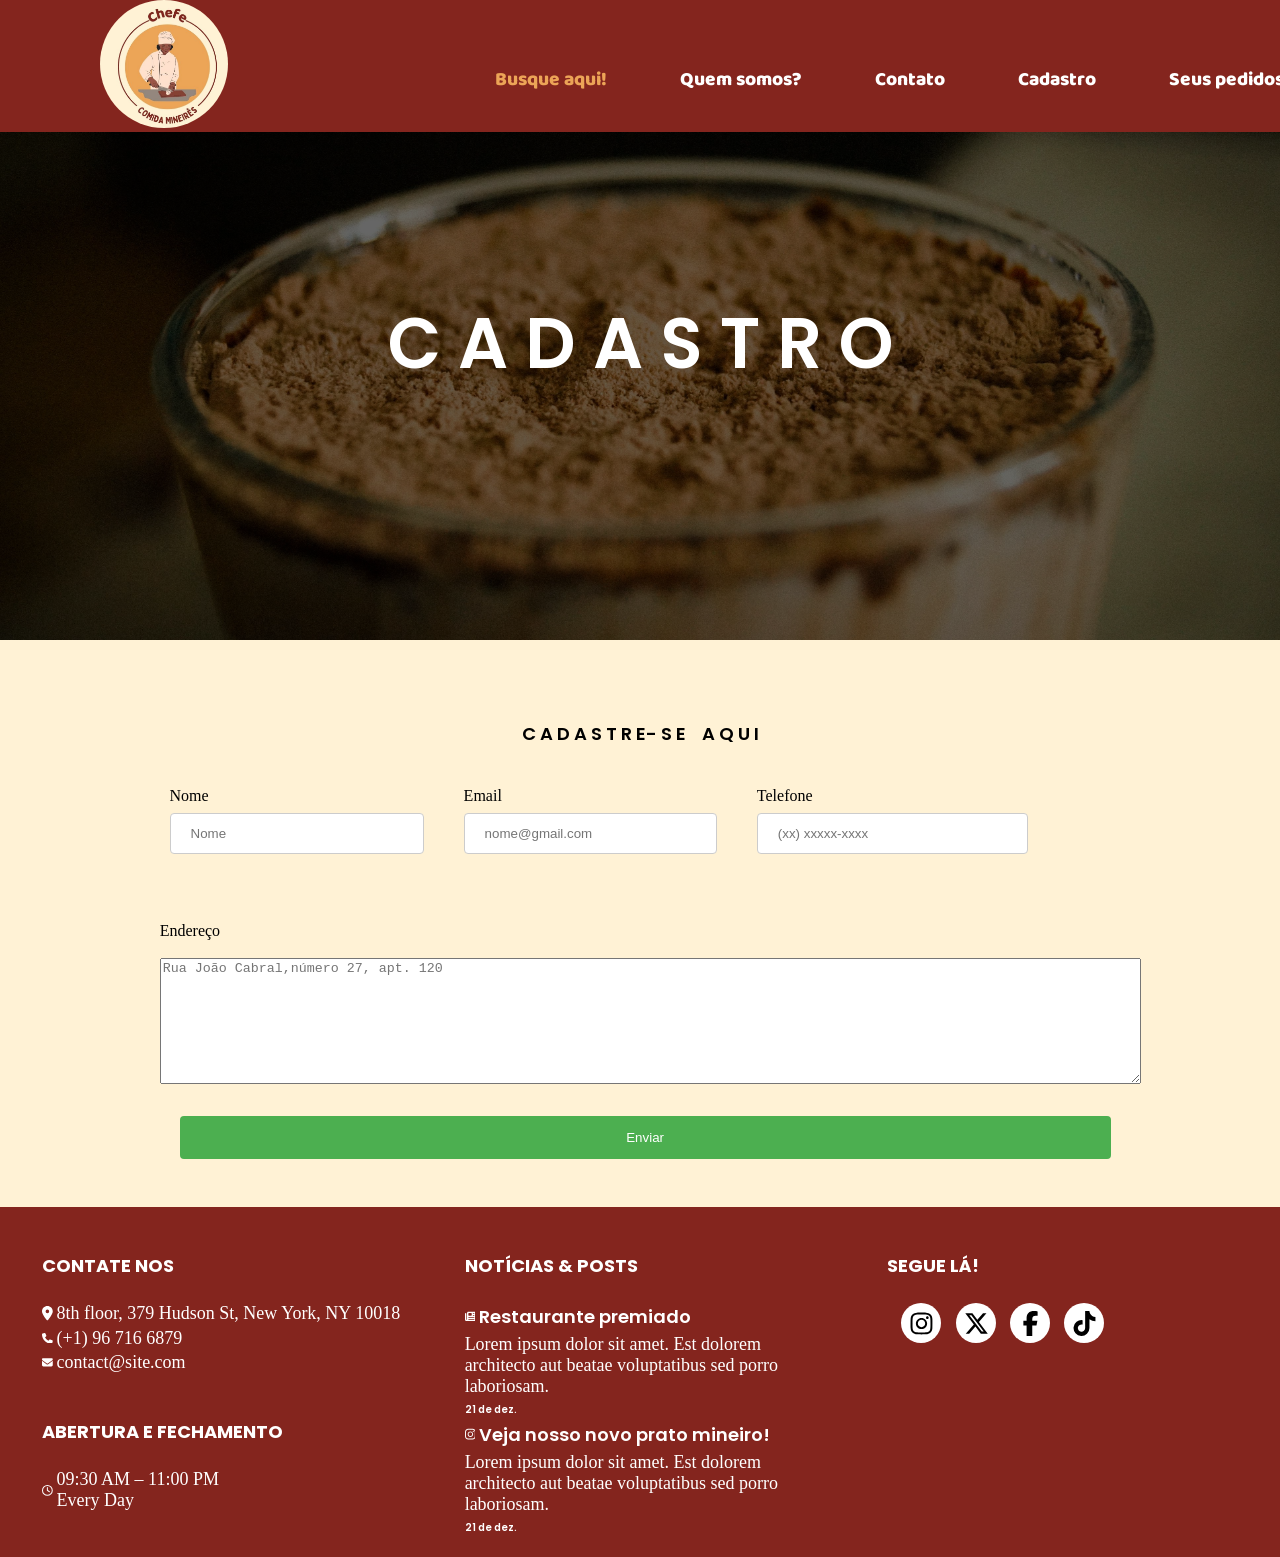
<file: minas/cadastro.html>
<!DOCTYPE html>
<html lang="en">

<head>
    <link rel="preconnect" href="https://fonts.googleapis.com">
    <link rel="preconnect" href="https://fonts.gstatic.com" crossorigin>
    <link href="https://fonts.googleapis.com/css2?family=Shadows+Into+Light&display=swap" rel="stylesheet">
    <link rel="preconnect" href="https://fonts.googleapis.com">
    <link rel="preconnect" href="https://fonts.gstatic.com" crossorigin>
    <link
        href="https://fonts.googleapis.com/css2?family=Courgette&family=Poppins:ital,wght@0,100;0,200;0,300;0,400;0,500;0,600;0,700;0,800;0,900;1,100;1,200;1,300;1,400;1,500;1,600;1,700;1,800;1,900&family=Shadows+Into+Light&display=swap"
        rel="stylesheet">
    <link rel="preconnect" href="https://fonts.googleapis.com">
    <link rel="preconnect" href="https://fonts.gstatic.com" crossorigin>
    <link
        href="https://fonts.googleapis.com/css2?family=Courgette&family=Poppins:ital,wght@0,100;0,200;0,300;0,400;0,500;0,600;0,700;0,800;0,900;1,100;1,200;1,300;1,400;1,500;1,600;1,700;1,800;1,900&display=swap"
        rel="stylesheet">

    <link rel="stylesheet" href="style.css">
    <link rel="preconnect" href="https://fonts.googleapis.com">
    <link rel="preconnect" href="https://fonts.gstatic.com" crossorigin>
    <link href="https://fonts.googleapis.com/css2?family=Courgette&display=swap" rel="stylesheet">
    <link rel="preconnect" href="https://fonts.googleapis.com">
    <link rel="preconnect" href="https://fonts.gstatic.com" crossorigin>
    <link href="https://fonts.googleapis.com/css2?family=Baloo+2:wght@400..800&display=swap" rel="stylesheet">
    <meta charset="UTF-8">
    <meta name="viewport" content="width=device-width, initial-scale=1.0">
    <title>Document</title>
</head>

<body>
    <div id="menu">
        <span> <a href="index.html"> <img id="logo" src="quadrinho.jpg" alt="logo"></a>
            <ul>

                <li><a id="amarelo" href="busca.html">Busque aqui!</a></li>

                <li><a id="branco" href="pessoas.html">Quem somos?</a></li>

                <li><a id="branco" href="contato.html">Contato</a></li>

                <li><a id="branco" href="cadastro.html">Cadastro</a></li>

                <li><a id="branco" href="pedidos.html">Seus pedidos</a></li>

            </ul>
        </span>
    </div>

    <div class="cadas_banner">
        <div id="cantina"> <br>
            <span id="nome">C A D A S T R O</span>
        </div>

    </div>
    <div id="espaco"></div>


    <div id="cont_cantina"> <br>
        <span id="cont_nome">C A D A S T R E- S E  &nbsp;&nbsp; A Q  U I  </span>
    </div>

    <div id="centro">
        <form action="/action_page.php">
            <div id="cont_junto">
                <div>
                    <label for="fname">Nome</label>
                    <input type="text" id="fname" name="firstname" placeholder="Nome"><br>
                </div>
                <div>
                    <label for="lname">Email</label>
                    <input type="text" id="lname" name="lastname" placeholder="nome@gmail.com"><br>
                </div>
                <div>
                    <label for="telefone">Telefone</label>
                    <input type="tel" id="telefone" class="input-padrao" required placeholder="(xx) xxxxx-xxxx"><br>
                </div>
            </div>
            <div style="margin-top:0; margin-left:1% ;">
                <label>Endereço</label><br><br>
                <textarea class="msg" cols="120" rows="8" required
                    placeholder="Rua João Cabral,número 27, apt. 120"></textarea><br>
                    <div id="envia"><input  type="submit" value="Enviar"></div>
                </div>
            

        </form>
    </div>
    <div id="container">
        <div id="tamanho">


            <div id="contato">
                <div id="espacamento"></div>
                <div id="contato1">
                    <h4>CONTATE NOS</h4>
                </div>
                <div id="mapa"><svg xmlns="http://www.w3.org/2000/svg"
                        viewBox="0 0 384 512"><!--!Font Awesome Free 6.6.0 by @fontawesome - https://fontawesome.com License - https://fontawesome.com/license/free Copyright 2024 Fonticons, Inc.-->
                        <path
                            d="M215.7 499.2C267 435 384 279.4 384 192C384 86 298 0 192 0S0 86 0 192c0 87.4 117 243 168.3 307.2c12.3 15.3 35.1 15.3 47.4 0zM192 128a64 64 0 1 1 0 128 64 64 0 1 1 0-128z" />
                    </svg>
                    8th floor, 379 Hudson St, New York, NY 10018
                </div>
                <div id="mapa"><svg xmlns="http://www.w3.org/2000/svg"
                        viewBox="0 0 512 512"><!--!Font Awesome Free 6.6.0 by @fontawesome - https://fontawesome.com License - https://fontawesome.com/license/free Copyright 2024 Fonticons, Inc.-->
                        <path
                            d="M164.9 24.6c-7.7-18.6-28-28.5-47.4-23.2l-88 24C12.1 30.2 0 46 0 64C0 311.4 200.6 512 448 512c18 0 33.8-12.1 38.6-29.5l24-88c5.3-19.4-4.6-39.7-23.2-47.4l-96-40c-16.3-6.8-35.2-2.1-46.3 11.6L304.7 368C234.3 334.7 177.3 277.7 144 207.3L193.3 167c13.7-11.2 18.4-30 11.6-46.3l-40-96z" />
                    </svg>
                    (+1) 96 716 6879
                </div>


                <div id="mapa"><svg xmlns="http://www.w3.org/2000/svg"
                        viewBox="0 0 512 512"><!--!Font Awesome Free 6.6.0 by @fontawesome - https://fontawesome.com License - https://fontawesome.com/license/free Copyright 2024 Fonticons, Inc.-->
                        <path
                            d="M48 64C21.5 64 0 85.5 0 112c0 15.1 7.1 29.3 19.2 38.4L236.8 313.6c11.4 8.5 27 8.5 38.4 0L492.8 150.4c12.1-9.1 19.2-23.3 19.2-38.4c0-26.5-21.5-48-48-48L48 64zM0 176L0 384c0 35.3 28.7 64 64 64l384 0c35.3 0 64-28.7 64-64l0-208L294.4 339.2c-22.8 17.1-54 17.1-76.8 0L0 176z" />
                    </svg>
                    contact@site.com
                </div>
            </div>
            <div id="contato">
                <div id="contato1">
                    <h4>ABERTURA E FECHAMENTO</h4>
                </div>
                <div id="mapa"><svg xmlns="http://www.w3.org/2000/svg"
                        viewBox="0 0 512 512"><!--!Font Awesome Free 6.6.0 by @fontawesome - https://fontawesome.com License - https://fontawesome.com/license/free Copyright 2024 Fonticons, Inc.-->
                        <path
                            d="M464 256A208 208 0 1 1 48 256a208 208 0 1 1 416 0zM0 256a256 256 0 1 0 512 0A256 256 0 1 0 0 256zM232 120l0 136c0 8 4 15.5 10.7 20l96 64c11 7.4 25.9 4.4 33.3-6.7s4.4-25.9-6.7-33.3L280 243.2 280 120c0-13.3-10.7-24-24-24s-24 10.7-24 24z" />
                    </svg>
                    09:30 AM – 11:00 PM <BR> Every Day
                </div>
            </div>


        </div>
        <div id="tamanho2">
            <div id="contato">
                <div id="espacamento"></div>
                <div id="contato1">
                    <h4>NOTÍCIAS & POSTS </h4>
                </div>
                <div id="mapa"><svg xmlns="http://www.w3.org/2000/svg"
                        viewBox="0 0 512 512"><!--!Font Awesome Free 6.6.0 by @fontawesome - https://fontawesome.com License - https://fontawesome.com/license/free Copyright 2024 Fonticons, Inc.-->
                        <path
                            d="M96 96c0-35.3 28.7-64 64-64l288 0c35.3 0 64 28.7 64 64l0 320c0 35.3-28.7 64-64 64L80 480c-44.2 0-80-35.8-80-80L0 128c0-17.7 14.3-32 32-32s32 14.3 32 32l0 272c0 8.8 7.2 16 16 16s16-7.2 16-16L96 96zm64 24l0 80c0 13.3 10.7 24 24 24l112 0c13.3 0 24-10.7 24-24l0-80c0-13.3-10.7-24-24-24L184 96c-13.3 0-24 10.7-24 24zm208-8c0 8.8 7.2 16 16 16l48 0c8.8 0 16-7.2 16-16s-7.2-16-16-16l-48 0c-8.8 0-16 7.2-16 16zm0 96c0 8.8 7.2 16 16 16l48 0c8.8 0 16-7.2 16-16s-7.2-16-16-16l-48 0c-8.8 0-16 7.2-16 16zM160 304c0 8.8 7.2 16 16 16l256 0c8.8 0 16-7.2 16-16s-7.2-16-16-16l-256 0c-8.8 0-16 7.2-16 16zm0 96c0 8.8 7.2 16 16 16l256 0c8.8 0 16-7.2 16-16s-7.2-16-16-16l-256 0c-8.8 0-16 7.2-16 16z" />
                    </svg>
                    <span id="margem">Restaurante premiado</span><br>


                </div>
                <div id="mapa">
                    <span>Lorem ipsum dolor sit amet. Est dolorem architecto aut beatae voluptatibus sed porro
                        laboriosam.<br>
                        <span id="data">21 de dez.</span>
                    </span><br>


                </div>



                <div id="mapa">
                    <svg xmlns="http://www.w3.org/2000/svg"
                        viewBox="0 0 448 512"><!--!Font Awesome Free 6.6.0 by @fontawesome - https://fontawesome.com License - https://fontawesome.com/license/free Copyright 2024 Fonticons, Inc.-->
                        <path
                            d="M224.1 141c-63.6 0-114.9 51.3-114.9 114.9s51.3 114.9 114.9 114.9S339 319.5 339 255.9 287.7 141 224.1 141zm0 189.6c-41.1 0-74.7-33.5-74.7-74.7s33.5-74.7 74.7-74.7 74.7 33.5 74.7 74.7-33.6 74.7-74.7 74.7zm146.4-194.3c0 14.9-12 26.8-26.8 26.8-14.9 0-26.8-12-26.8-26.8s12-26.8 26.8-26.8 26.8 12 26.8 26.8zm76.1 27.2c-1.7-35.9-9.9-67.7-36.2-93.9-26.2-26.2-58-34.4-93.9-36.2-37-2.1-147.9-2.1-184.9 0-35.8 1.7-67.6 9.9-93.9 36.1s-34.4 58-36.2 93.9c-2.1 37-2.1 147.9 0 184.9 1.7 35.9 9.9 67.7 36.2 93.9s58 34.4 93.9 36.2c37 2.1 147.9 2.1 184.9 0 35.9-1.7 67.7-9.9 93.9-36.2 26.2-26.2 34.4-58 36.2-93.9 2.1-37 2.1-147.8 0-184.8zM398.8 388c-7.8 19.6-22.9 34.7-42.6 42.6-29.5 11.7-99.5 9-132.1 9s-102.7 2.6-132.1-9c-19.6-7.8-34.7-22.9-42.6-42.6-11.7-29.5-9-99.5-9-132.1s-2.6-102.7 9-132.1c7.8-19.6 22.9-34.7 42.6-42.6 29.5-11.7 99.5-9 132.1-9s102.7-2.6 132.1 9c19.6 7.8 34.7 22.9 42.6 42.6 11.7 29.5 9 99.5 9 132.1s2.7 102.7-9 132.1z" />
                    </svg>

                    <span id="margem">Veja nosso novo prato mineiro!</span><br>
                </div>
                <div id="mapa">
                    <span>Lorem ipsum dolor sit amet. Est dolorem architecto aut beatae voluptatibus sed porro
                        laboriosam.<br>
                        <span id="data">21 de dez.</span>
                    </span><br>


                </div>

            </div>


        </div>
        <div id="tamanho3">
            <div id="contato">
                <div id="espacamento"></div>
                <div id="contato1">
                    <h4>SEGUE LÁ! </h4>
                </div>
                <div id="botoes">
                    <div class="pai">
                        <div class="filho"><svg xmlns="http://www.w3.org/2000/svg"
                                viewBox="0 0 448 512"><!--!Font Awesome Free 6.6.0 by @fontawesome - https://fontawesome.com License - https://fontawesome.com/license/free Copyright 2024 Fonticons, Inc.-->
                                <path
                                    d="M224.1 141c-63.6 0-114.9 51.3-114.9 114.9s51.3 114.9 114.9 114.9S339 319.5 339 255.9 287.7 141 224.1 141zm0 189.6c-41.1 0-74.7-33.5-74.7-74.7s33.5-74.7 74.7-74.7 74.7 33.5 74.7 74.7-33.6 74.7-74.7 74.7zm146.4-194.3c0 14.9-12 26.8-26.8 26.8-14.9 0-26.8-12-26.8-26.8s12-26.8 26.8-26.8 26.8 12 26.8 26.8zm76.1 27.2c-1.7-35.9-9.9-67.7-36.2-93.9-26.2-26.2-58-34.4-93.9-36.2-37-2.1-147.9-2.1-184.9 0-35.8 1.7-67.6 9.9-93.9 36.1s-34.4 58-36.2 93.9c-2.1 37-2.1 147.9 0 184.9 1.7 35.9 9.9 67.7 36.2 93.9s58 34.4 93.9 36.2c37 2.1 147.9 2.1 184.9 0 35.9-1.7 67.7-9.9 93.9-36.2 26.2-26.2 34.4-58 36.2-93.9 2.1-37 2.1-147.8 0-184.8zM398.8 388c-7.8 19.6-22.9 34.7-42.6 42.6-29.5 11.7-99.5 9-132.1 9s-102.7 2.6-132.1-9c-19.6-7.8-34.7-22.9-42.6-42.6-11.7-29.5-9-99.5-9-132.1s-2.6-102.7 9-132.1c7.8-19.6 22.9-34.7 42.6-42.6 29.5-11.7 99.5-9 132.1-9s102.7-2.6 132.1 9c19.6 7.8 34.7 22.9 42.6 42.6 11.7 29.5 9 99.5 9 132.1s2.7 102.7-9 132.1z" />
                            </svg></div>
                    </div>
                    <div class="pai">
                        <div class="filho"><svg xmlns="http://www.w3.org/2000/svg"
                                viewBox="0 0 512 512"><!--!Font Awesome Free 6.6.0 by @fontawesome - https://fontawesome.com License - https://fontawesome.com/license/free Copyright 2024 Fonticons, Inc.-->
                                <path
                                    d="M389.2 48h70.6L305.6 224.2 487 464H345L233.7 318.6 106.5 464H35.8L200.7 275.5 26.8 48H172.4L272.9 180.9 389.2 48zM364.4 421.8h39.1L151.1 88h-42L364.4 421.8z" />
                            </svg></div>
                    </div>
                    <div class="pai">
                        <div class="filho"><svg xmlns="http://www.w3.org/2000/svg"
                                viewBox="0 0 320 512"><!--!Font Awesome Free 6.6.0 by @fontawesome - https://fontawesome.com License - https://fontawesome.com/license/free Copyright 2024 Fonticons, Inc.-->
                                <path
                                    d="M80 299.3V512H196V299.3h86.5l18-97.8H196V166.9c0-51.7 20.3-71.5 72.7-71.5c16.3 0 29.4 .4 37 1.2V7.9C291.4 4 256.4 0 236.2 0C129.3 0 80 50.5 80 159.4v42.1H14v97.8H80z" />
                            </svg></div>
                    </div>
                    <div class="pai">
                        <div class="filho"><svg xmlns="http://www.w3.org/2000/svg"
                                viewBox="0 0 448 512"><!--!Font Awesome Free 6.6.0 by @fontawesome - https://fontawesome.com License - https://fontawesome.com/license/free Copyright 2024 Fonticons, Inc.-->
                                <path
                                    d="M448 209.9a210.1 210.1 0 0 1 -122.8-39.3V349.4A162.6 162.6 0 1 1 185 188.3V278.2a74.6 74.6 0 1 0 52.2 71.2V0l88 0a121.2 121.2 0 0 0 1.9 22.2h0A122.2 122.2 0 0 0 381 102.4a121.4 121.4 0 0 0 67 20.1z" />
                            </svg></div>
                    </div>
                </div>


            </div>
        </div>
    </div>
    </div>



</body>

</html>
</file>
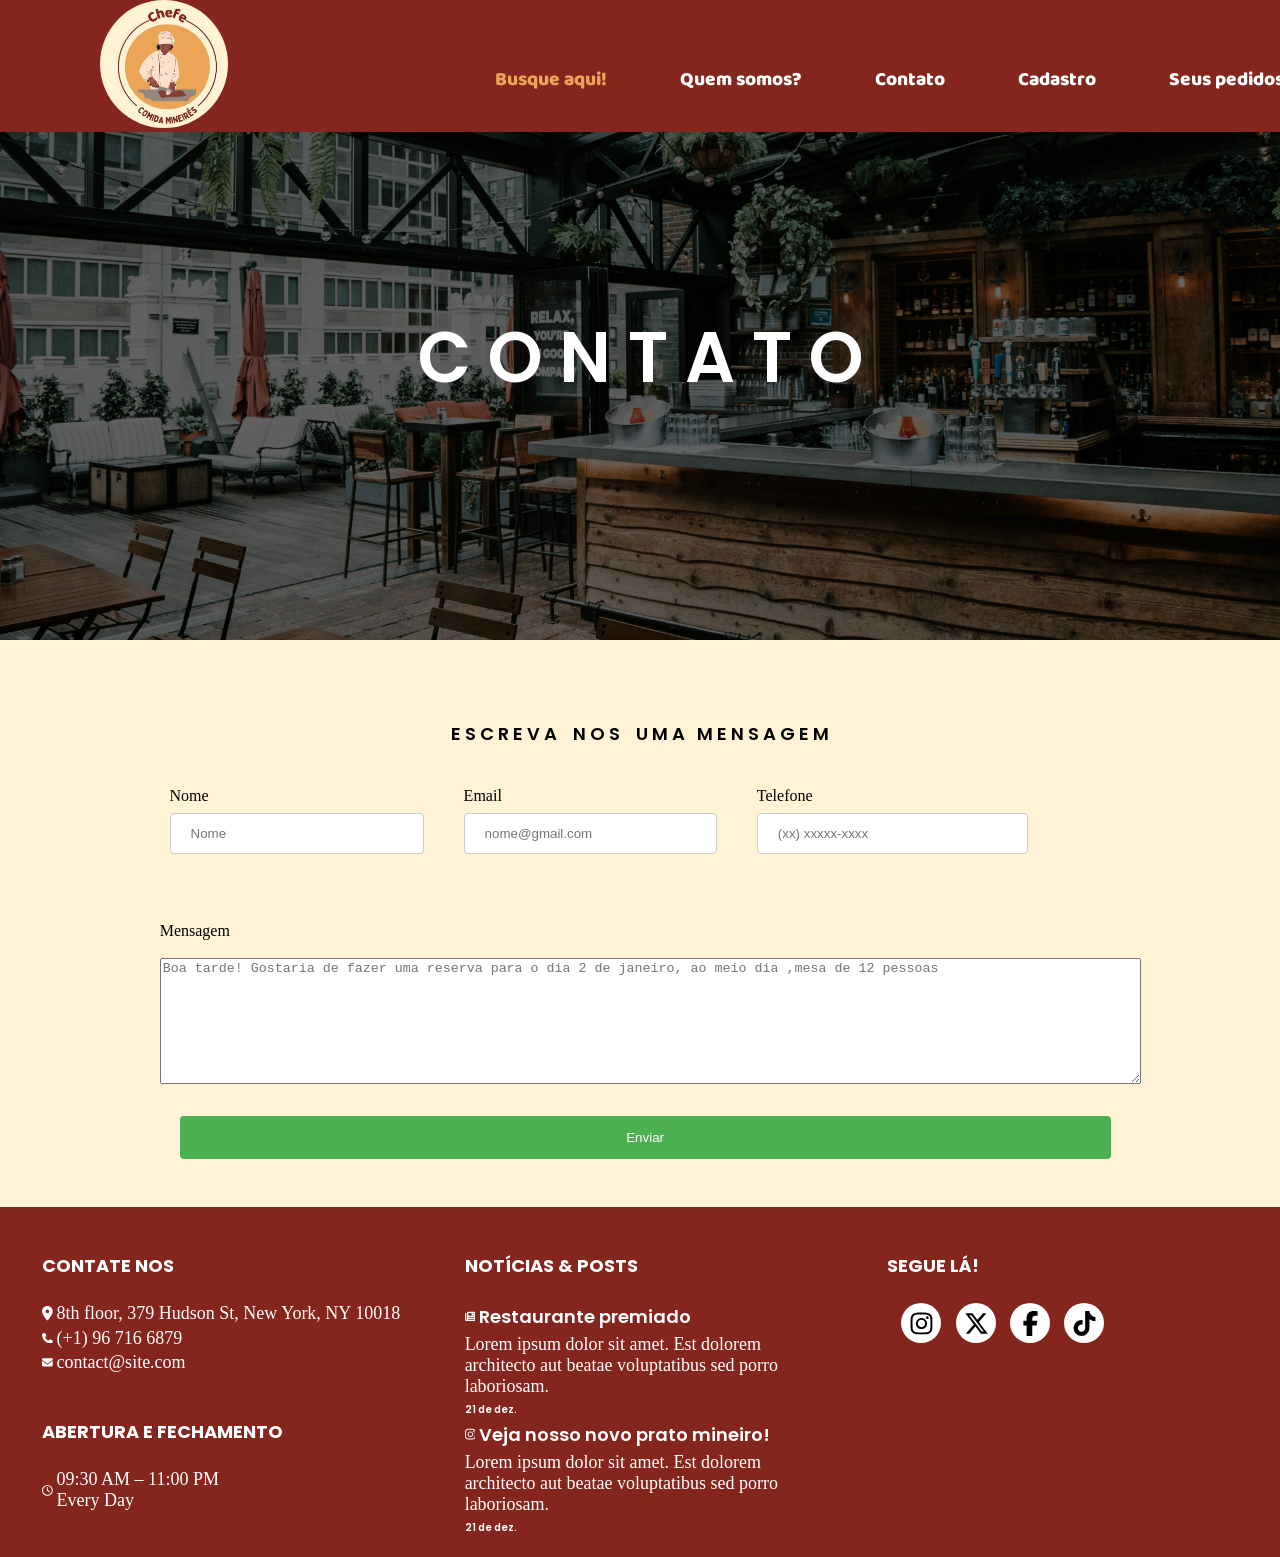
<file: minas/contato.html>
<!DOCTYPE html>
<html lang="en">


<head>
    <link rel="preconnect" href="https://fonts.googleapis.com">
    <link rel="preconnect" href="https://fonts.gstatic.com" crossorigin>
    <link href="https://fonts.googleapis.com/css2?family=Shadows+Into+Light&display=swap" rel="stylesheet">
    <link rel="preconnect" href="https://fonts.googleapis.com">
    <link rel="preconnect" href="https://fonts.gstatic.com" crossorigin>
    <link
        href="https://fonts.googleapis.com/css2?family=Courgette&family=Poppins:ital,wght@0,100;0,200;0,300;0,400;0,500;0,600;0,700;0,800;0,900;1,100;1,200;1,300;1,400;1,500;1,600;1,700;1,800;1,900&family=Shadows+Into+Light&display=swap"
        rel="stylesheet">
    <link rel="preconnect" href="https://fonts.googleapis.com">
    <link rel="preconnect" href="https://fonts.gstatic.com" crossorigin>
    <link
        href="https://fonts.googleapis.com/css2?family=Courgette&family=Poppins:ital,wght@0,100;0,200;0,300;0,400;0,500;0,600;0,700;0,800;0,900;1,100;1,200;1,300;1,400;1,500;1,600;1,700;1,800;1,900&display=swap"
        rel="stylesheet">


    <link rel="stylesheet" href="style.css">
    <link rel="preconnect" href="https://fonts.googleapis.com">
    <link rel="preconnect" href="https://fonts.gstatic.com" crossorigin>
    <link href="https://fonts.googleapis.com/css2?family=Courgette&display=swap" rel="stylesheet">
    <link rel="preconnect" href="https://fonts.googleapis.com">
    <link rel="preconnect" href="https://fonts.gstatic.com" crossorigin>
    <link href="https://fonts.googleapis.com/css2?family=Baloo+2:wght@400..800&display=swap" rel="stylesheet">
    <meta charset="UTF-8">
    <meta name="viewport" content="width=device-width, initial-scale=1.0">
    <title>Document</title>
</head>

<body>
    <div id="menu">
        <span> <a href="index.html"> <img id="logo" src="quadrinho.jpg" alt="logo"></a>
            <ul>

                <li><a id="amarelo" href="busca.html">Busque aqui!</a></li>

                <li><a id="branco" href="pessoas.html">Quem somos?</a></li>

                <li><a id="branco" href="contato.html">Contato</a></li>

                <li><a id="branco" href="cadastro.html">Cadastro</a></li>

                <li><a id="branco" href="pedidos.html">Seus pedidos</a></li>

            </ul>
        </span>
    </div>

    <div class="cont_banner">
        <div id="cantina"><span id="vindo"> </span> <br>
            <span id="nome">C O N T A T O</span>
        </div>

    </div>
    <div id="espaco"></div>

    <div id="cont_cantina"> <br>
        <span id="cont_nome">E S C R E V A   &nbsp;&nbsp; N O S &nbsp;&nbsp; U M A &nbsp;&nbsp;M E N S A G E M  </span>
    </div>

    <div id="centro">
        <form action="/action_page.php">
            <div id="cont_junto">
                <div>
                    <label for="fname">Nome</label>
                    <input type="text" id="fname" name="firstname" placeholder="Nome"><br>
                </div>
                <div>
                    <label for="lname">Email</label>
                    <input type="text" id="lname" name="lastname" placeholder="nome@gmail.com"><br>
                </div>
                <div>
                    <label for="telefone">Telefone</label>
                    <input type="tel" id="telefone" class="input-padrao" required placeholder="(xx) xxxxx-xxxx"><br>
                </div>
            </div>
            <div style="margin-top:0; margin-left:1% ;">
                <label>Mensagem</label><br><br>
                <textarea class="msg" cols="120" rows="8" required
                    placeholder="Boa tarde! Gostaria de fazer uma reserva para o dia 2 de janeiro, ao meio dia ,mesa de 12 pessoas"></textarea><br>
                    <div id="envia"><input type="submit" value="Enviar"></div>
                </div>
            

        </form>
    </div>
    <div id="container">
        <div id="tamanho">


            <div id="contato">
                <div id="espacamento"></div>
                <div id="contato1">
                    <h4>CONTATE NOS</h4>
                </div>
                <div id="mapa"><svg xmlns="http://www.w3.org/2000/svg"
                        viewBox="0 0 384 512"><!--!Font Awesome Free 6.6.0 by @fontawesome - https://fontawesome.com License - https://fontawesome.com/license/free Copyright 2024 Fonticons, Inc.-->
                        <path
                            d="M215.7 499.2C267 435 384 279.4 384 192C384 86 298 0 192 0S0 86 0 192c0 87.4 117 243 168.3 307.2c12.3 15.3 35.1 15.3 47.4 0zM192 128a64 64 0 1 1 0 128 64 64 0 1 1 0-128z" />
                    </svg>
                    8th floor, 379 Hudson St, New York, NY 10018
                </div>
                <div id="mapa"><svg xmlns="http://www.w3.org/2000/svg"
                        viewBox="0 0 512 512"><!--!Font Awesome Free 6.6.0 by @fontawesome - https://fontawesome.com License - https://fontawesome.com/license/free Copyright 2024 Fonticons, Inc.-->
                        <path
                            d="M164.9 24.6c-7.7-18.6-28-28.5-47.4-23.2l-88 24C12.1 30.2 0 46 0 64C0 311.4 200.6 512 448 512c18 0 33.8-12.1 38.6-29.5l24-88c5.3-19.4-4.6-39.7-23.2-47.4l-96-40c-16.3-6.8-35.2-2.1-46.3 11.6L304.7 368C234.3 334.7 177.3 277.7 144 207.3L193.3 167c13.7-11.2 18.4-30 11.6-46.3l-40-96z" />
                    </svg>
                    (+1) 96 716 6879
                </div>


                <div id="mapa"><svg xmlns="http://www.w3.org/2000/svg"
                        viewBox="0 0 512 512"><!--!Font Awesome Free 6.6.0 by @fontawesome - https://fontawesome.com License - https://fontawesome.com/license/free Copyright 2024 Fonticons, Inc.-->
                        <path
                            d="M48 64C21.5 64 0 85.5 0 112c0 15.1 7.1 29.3 19.2 38.4L236.8 313.6c11.4 8.5 27 8.5 38.4 0L492.8 150.4c12.1-9.1 19.2-23.3 19.2-38.4c0-26.5-21.5-48-48-48L48 64zM0 176L0 384c0 35.3 28.7 64 64 64l384 0c35.3 0 64-28.7 64-64l0-208L294.4 339.2c-22.8 17.1-54 17.1-76.8 0L0 176z" />
                    </svg>
                    contact@site.com
                </div>
            </div>
            <div id="contato">
                <div id="contato1">
                    <h4>ABERTURA E FECHAMENTO</h4>
                </div>
                <div id="mapa"><svg xmlns="http://www.w3.org/2000/svg"
                        viewBox="0 0 512 512"><!--!Font Awesome Free 6.6.0 by @fontawesome - https://fontawesome.com License - https://fontawesome.com/license/free Copyright 2024 Fonticons, Inc.-->
                        <path
                            d="M464 256A208 208 0 1 1 48 256a208 208 0 1 1 416 0zM0 256a256 256 0 1 0 512 0A256 256 0 1 0 0 256zM232 120l0 136c0 8 4 15.5 10.7 20l96 64c11 7.4 25.9 4.4 33.3-6.7s4.4-25.9-6.7-33.3L280 243.2 280 120c0-13.3-10.7-24-24-24s-24 10.7-24 24z" />
                    </svg>
                    09:30 AM – 11:00 PM <BR> Every Day
                </div>
            </div>


        </div>
        <div id="tamanho2">
            <div id="contato">
                <div id="espacamento"></div>
                <div id="contato1">
                    <h4>NOTÍCIAS & POSTS </h4>
                </div>
                <div id="mapa"><svg xmlns="http://www.w3.org/2000/svg"
                        viewBox="0 0 512 512"><!--!Font Awesome Free 6.6.0 by @fontawesome - https://fontawesome.com License - https://fontawesome.com/license/free Copyright 2024 Fonticons, Inc.-->
                        <path
                            d="M96 96c0-35.3 28.7-64 64-64l288 0c35.3 0 64 28.7 64 64l0 320c0 35.3-28.7 64-64 64L80 480c-44.2 0-80-35.8-80-80L0 128c0-17.7 14.3-32 32-32s32 14.3 32 32l0 272c0 8.8 7.2 16 16 16s16-7.2 16-16L96 96zm64 24l0 80c0 13.3 10.7 24 24 24l112 0c13.3 0 24-10.7 24-24l0-80c0-13.3-10.7-24-24-24L184 96c-13.3 0-24 10.7-24 24zm208-8c0 8.8 7.2 16 16 16l48 0c8.8 0 16-7.2 16-16s-7.2-16-16-16l-48 0c-8.8 0-16 7.2-16 16zm0 96c0 8.8 7.2 16 16 16l48 0c8.8 0 16-7.2 16-16s-7.2-16-16-16l-48 0c-8.8 0-16 7.2-16 16zM160 304c0 8.8 7.2 16 16 16l256 0c8.8 0 16-7.2 16-16s-7.2-16-16-16l-256 0c-8.8 0-16 7.2-16 16zm0 96c0 8.8 7.2 16 16 16l256 0c8.8 0 16-7.2 16-16s-7.2-16-16-16l-256 0c-8.8 0-16 7.2-16 16z" />
                    </svg>
                    <span id="margem">Restaurante premiado</span><br>


                </div>
                <div id="mapa">
                    <span>Lorem ipsum dolor sit amet. Est dolorem architecto aut beatae voluptatibus sed porro
                        laboriosam.<br>
                        <span id="data">21 de dez.</span>
                    </span><br>


                </div>



                <div id="mapa">
                    <svg xmlns="http://www.w3.org/2000/svg"
                        viewBox="0 0 448 512"><!--!Font Awesome Free 6.6.0 by @fontawesome - https://fontawesome.com License - https://fontawesome.com/license/free Copyright 2024 Fonticons, Inc.-->
                        <path
                            d="M224.1 141c-63.6 0-114.9 51.3-114.9 114.9s51.3 114.9 114.9 114.9S339 319.5 339 255.9 287.7 141 224.1 141zm0 189.6c-41.1 0-74.7-33.5-74.7-74.7s33.5-74.7 74.7-74.7 74.7 33.5 74.7 74.7-33.6 74.7-74.7 74.7zm146.4-194.3c0 14.9-12 26.8-26.8 26.8-14.9 0-26.8-12-26.8-26.8s12-26.8 26.8-26.8 26.8 12 26.8 26.8zm76.1 27.2c-1.7-35.9-9.9-67.7-36.2-93.9-26.2-26.2-58-34.4-93.9-36.2-37-2.1-147.9-2.1-184.9 0-35.8 1.7-67.6 9.9-93.9 36.1s-34.4 58-36.2 93.9c-2.1 37-2.1 147.9 0 184.9 1.7 35.9 9.9 67.7 36.2 93.9s58 34.4 93.9 36.2c37 2.1 147.9 2.1 184.9 0 35.9-1.7 67.7-9.9 93.9-36.2 26.2-26.2 34.4-58 36.2-93.9 2.1-37 2.1-147.8 0-184.8zM398.8 388c-7.8 19.6-22.9 34.7-42.6 42.6-29.5 11.7-99.5 9-132.1 9s-102.7 2.6-132.1-9c-19.6-7.8-34.7-22.9-42.6-42.6-11.7-29.5-9-99.5-9-132.1s-2.6-102.7 9-132.1c7.8-19.6 22.9-34.7 42.6-42.6 29.5-11.7 99.5-9 132.1-9s102.7-2.6 132.1 9c19.6 7.8 34.7 22.9 42.6 42.6 11.7 29.5 9 99.5 9 132.1s2.7 102.7-9 132.1z" />
                    </svg>

                    <span id="margem">Veja nosso novo prato mineiro!</span><br>
                </div>
                <div id="mapa">
                    <span>Lorem ipsum dolor sit amet. Est dolorem architecto aut beatae voluptatibus sed porro
                        laboriosam.<br>
                        <span id="data">21 de dez.</span>
                    </span><br>


                </div>

            </div>


        </div>
        <div id="tamanho3">
            <div id="contato">
                <div id="espacamento"></div>
                <div id="contato1">
                    <h4>SEGUE LÁ! </h4>
                </div>
                <div id="botoes">
                    <div class="pai">
                        <div class="filho"><svg xmlns="http://www.w3.org/2000/svg"
                                viewBox="0 0 448 512"><!--!Font Awesome Free 6.6.0 by @fontawesome - https://fontawesome.com License - https://fontawesome.com/license/free Copyright 2024 Fonticons, Inc.-->
                                <path
                                    d="M224.1 141c-63.6 0-114.9 51.3-114.9 114.9s51.3 114.9 114.9 114.9S339 319.5 339 255.9 287.7 141 224.1 141zm0 189.6c-41.1 0-74.7-33.5-74.7-74.7s33.5-74.7 74.7-74.7 74.7 33.5 74.7 74.7-33.6 74.7-74.7 74.7zm146.4-194.3c0 14.9-12 26.8-26.8 26.8-14.9 0-26.8-12-26.8-26.8s12-26.8 26.8-26.8 26.8 12 26.8 26.8zm76.1 27.2c-1.7-35.9-9.9-67.7-36.2-93.9-26.2-26.2-58-34.4-93.9-36.2-37-2.1-147.9-2.1-184.9 0-35.8 1.7-67.6 9.9-93.9 36.1s-34.4 58-36.2 93.9c-2.1 37-2.1 147.9 0 184.9 1.7 35.9 9.9 67.7 36.2 93.9s58 34.4 93.9 36.2c37 2.1 147.9 2.1 184.9 0 35.9-1.7 67.7-9.9 93.9-36.2 26.2-26.2 34.4-58 36.2-93.9 2.1-37 2.1-147.8 0-184.8zM398.8 388c-7.8 19.6-22.9 34.7-42.6 42.6-29.5 11.7-99.5 9-132.1 9s-102.7 2.6-132.1-9c-19.6-7.8-34.7-22.9-42.6-42.6-11.7-29.5-9-99.5-9-132.1s-2.6-102.7 9-132.1c7.8-19.6 22.9-34.7 42.6-42.6 29.5-11.7 99.5-9 132.1-9s102.7-2.6 132.1 9c19.6 7.8 34.7 22.9 42.6 42.6 11.7 29.5 9 99.5 9 132.1s2.7 102.7-9 132.1z" />
                            </svg></div>
                    </div>
                    <div class="pai">
                        <div class="filho"><svg xmlns="http://www.w3.org/2000/svg"
                                viewBox="0 0 512 512"><!--!Font Awesome Free 6.6.0 by @fontawesome - https://fontawesome.com License - https://fontawesome.com/license/free Copyright 2024 Fonticons, Inc.-->
                                <path
                                    d="M389.2 48h70.6L305.6 224.2 487 464H345L233.7 318.6 106.5 464H35.8L200.7 275.5 26.8 48H172.4L272.9 180.9 389.2 48zM364.4 421.8h39.1L151.1 88h-42L364.4 421.8z" />
                            </svg></div>
                    </div>
                    <div class="pai">
                        <div class="filho"><svg xmlns="http://www.w3.org/2000/svg"
                                viewBox="0 0 320 512"><!--!Font Awesome Free 6.6.0 by @fontawesome - https://fontawesome.com License - https://fontawesome.com/license/free Copyright 2024 Fonticons, Inc.-->
                                <path
                                    d="M80 299.3V512H196V299.3h86.5l18-97.8H196V166.9c0-51.7 20.3-71.5 72.7-71.5c16.3 0 29.4 .4 37 1.2V7.9C291.4 4 256.4 0 236.2 0C129.3 0 80 50.5 80 159.4v42.1H14v97.8H80z" />
                            </svg></div>
                    </div>
                    <div class="pai">
                        <div class="filho"><svg xmlns="http://www.w3.org/2000/svg"
                                viewBox="0 0 448 512"><!--!Font Awesome Free 6.6.0 by @fontawesome - https://fontawesome.com License - https://fontawesome.com/license/free Copyright 2024 Fonticons, Inc.-->
                                <path
                                    d="M448 209.9a210.1 210.1 0 0 1 -122.8-39.3V349.4A162.6 162.6 0 1 1 185 188.3V278.2a74.6 74.6 0 1 0 52.2 71.2V0l88 0a121.2 121.2 0 0 0 1.9 22.2h0A122.2 122.2 0 0 0 381 102.4a121.4 121.4 0 0 0 67 20.1z" />
                            </svg></div>
                    </div>
                </div>


            </div>
        </div>
    </div>
    </div>
</body>
</file>
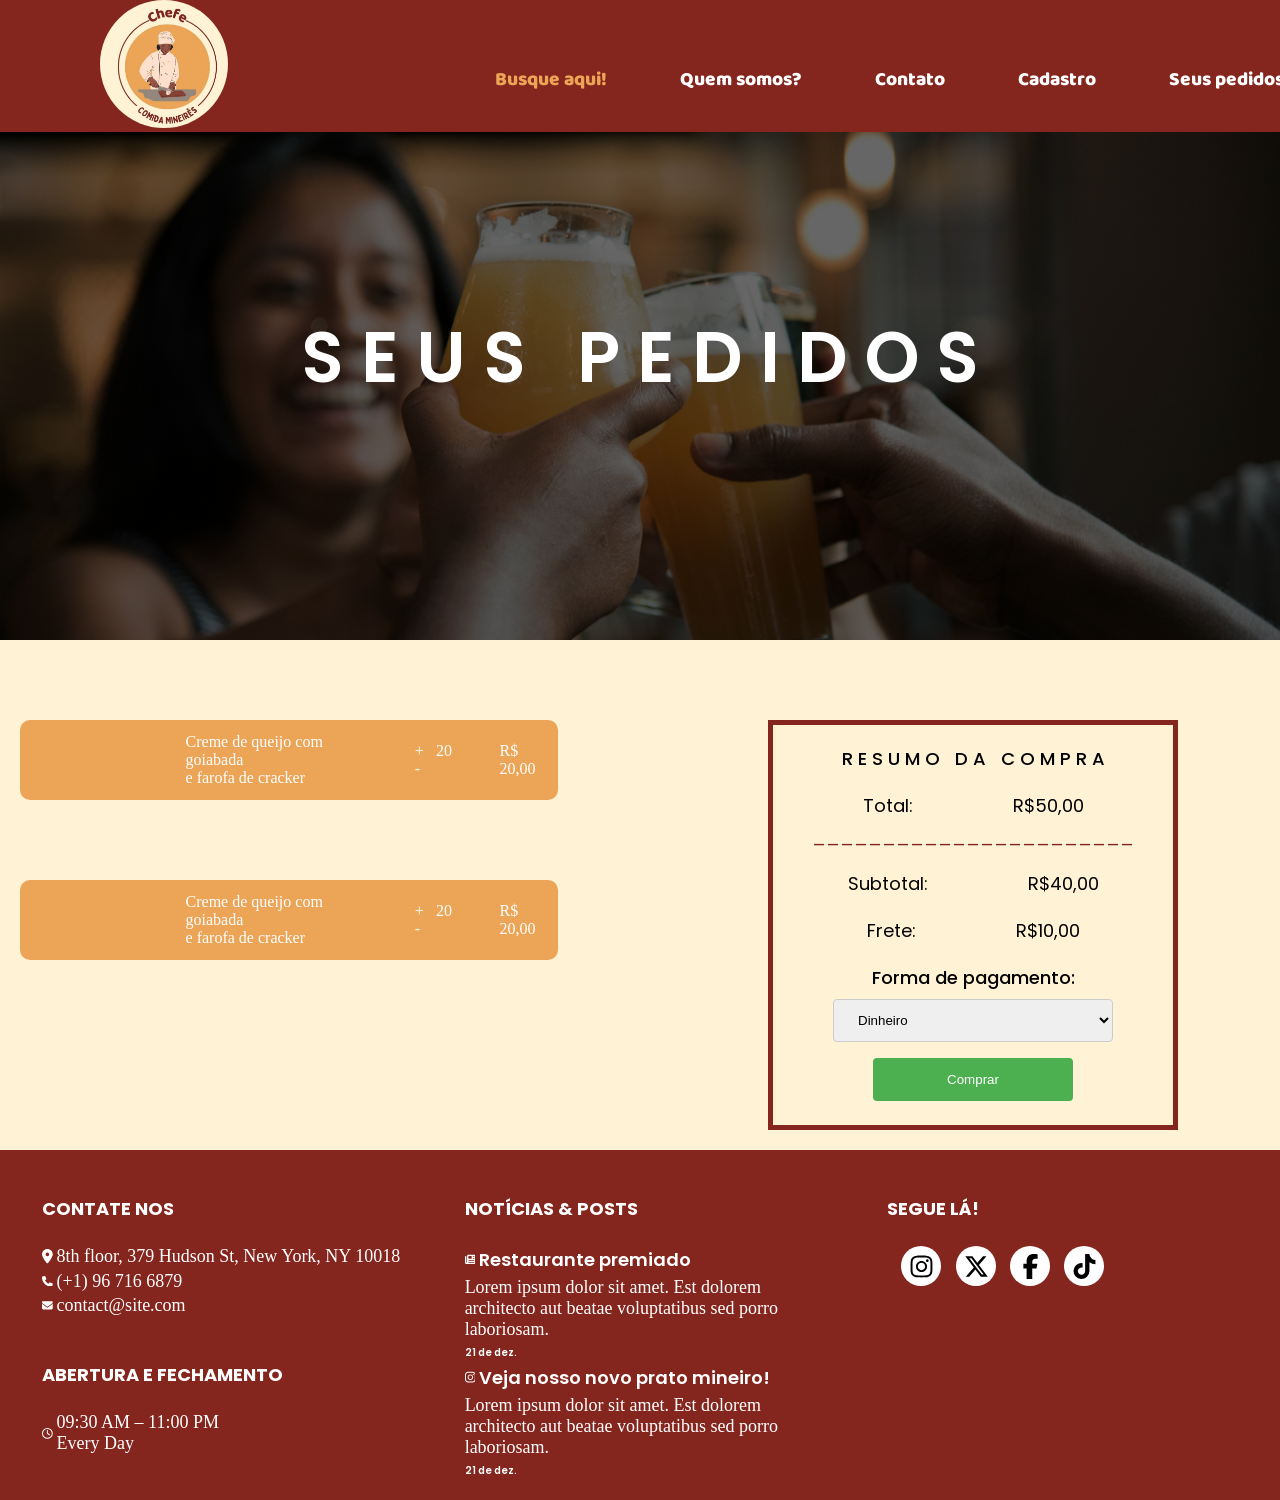
<file: minas/pedidos.html>
<!DOCTYPE html>
<html lang="en">

<head>
    <link rel="preconnect" href="https://fonts.googleapis.com">
    <link rel="preconnect" href="https://fonts.gstatic.com" crossorigin>
    <link href="https://fonts.googleapis.com/css2?family=Shadows+Into+Light&display=swap" rel="stylesheet">
    <link rel="preconnect" href="https://fonts.googleapis.com">
    <link rel="preconnect" href="https://fonts.gstatic.com" crossorigin>
    <link
        href="https://fonts.googleapis.com/css2?family=Courgette&family=Poppins:ital,wght@0,100;0,200;0,300;0,400;0,500;0,600;0,700;0,800;0,900;1,100;1,200;1,300;1,400;1,500;1,600;1,700;1,800;1,900&family=Shadows+Into+Light&display=swap"
        rel="stylesheet">
    <link rel="preconnect" href="https://fonts.googleapis.com">
    <link rel="preconnect" href="https://fonts.gstatic.com" crossorigin>
    <link
        href="https://fonts.googleapis.com/css2?family=Courgette&family=Poppins:ital,wght@0,100;0,200;0,300;0,400;0,500;0,600;0,700;0,800;0,900;1,100;1,200;1,300;1,400;1,500;1,600;1,700;1,800;1,900&display=swap"
        rel="stylesheet">

    <link rel="stylesheet" href="style.css">
    <link rel="preconnect" href="https://fonts.googleapis.com">
    <link rel="preconnect" href="https://fonts.gstatic.com" crossorigin>
    <link href="https://fonts.googleapis.com/css2?family=Courgette&display=swap" rel="stylesheet">
    <link rel="preconnect" href="https://fonts.googleapis.com">
    <link rel="preconnect" href="https://fonts.gstatic.com" crossorigin>
    <link href="https://fonts.googleapis.com/css2?family=Baloo+2:wght@400..800&display=swap" rel="stylesheet">
    <meta charset="UTF-8">
    <meta name="viewport" content="width=device-width, initial-scale=1.0">
    <title>Document</title>
</head>

<body>
    <div id="menu">
        <span> <a href="index.html"> <img id="logo" src="quadrinho.jpg" alt="logo"></a>
            <ul>

                <li><a id="amarelo" href="busca.html">Busque aqui!</a></li>

                <li><a id="branco" href="pessoas.html">Quem somos?</a></li>

                <li><a id="branco" href="contato.html">Contato</a></li>

                <li><a id="branco" href="cadastro.html">Cadastro</a></li>

                <li><a id="branco" href="pedidos.html">Seus pedidos</a></li>

            </ul>
        </span>
    </div>

    <div class="ped_banner">
        <div id="cantina"><span id="vindo"> </span> <br>
            <span id="nome">S E U S&nbsp;&nbsp; P E D I D O S</span>
        </div>

    </div>
    <div id="espaco"></div>

    <div id="ped_container">
        <div id="ped_tamanho">
            <div id="retangulo">
                <div id="retangulo_detro"></div>
                <div id="dona2"> Creme de queijo com goiabada<br> e farofa de cracker
                </div>
                <div>+&nbsp;&nbsp; 20 &nbsp;&nbsp; -</div>
                <div style="margin-left: 5%;"> R$ 20,00</div>
            </div>
            <div id="espaco"></div>
            <div id="retangulo">
                <div id="retangulo_detro"></div>
                <div id="dona2"> Creme de queijo com goiabada<br> e farofa de cracker
                </div>
                <div>+&nbsp;&nbsp; 20 &nbsp;&nbsp; -</div>
                <div style="margin-left: 5%;"> R$ 20,00</div>
            </div>


        </div>
        <div id="ped_tamanho2">
            <div id="quadrado">
                <div id="texto">
                    <div style="font-weight: 500;">R E S U M O &nbsp;&nbsp;D A &nbsp;&nbsp;C O M P R A </div>

                    <div id="elemento">Total:<div id="quad_espac"></div> R$50,00</div>
                    <div id="linha">_______________________</div>
                    <div id="elemento">Subtotal:<div id="quad_espac"></div> R$40,00</div>
                    <div id="elemento">Frete:<div id="quad_espac"></div> R$10,00</div>
                    <div id="elemento" style="font-weight: 500;">Forma de pagamento:</div>
                    <div>
                        <select id="paga" name="paga">
                            <option value="dinheiro">Dinheiro</option>
                            <option value="cartao1">Cartão de Débito</option>
                            <option value="cartao2">Cartão de Crédito</option>
                            <option value="pix">Pix</option>
                        </select>
                    </div>
                    <div id="compra"><input  type="submit" value="Comprar"></div>

                </div>
            </div>
        </div>
    </div>
    <div id="espaco"></div>
    <div id="container">
        <div id="tamanho">


            <div id="contato">
                <div id="espacamento"></div>
                <div id="contato1">
                    <h4>CONTATE NOS</h4>
                </div>
                <div id="mapa"><svg xmlns="http://www.w3.org/2000/svg"
                        viewBox="0 0 384 512"><!--!Font Awesome Free 6.6.0 by @fontawesome - https://fontawesome.com License - https://fontawesome.com/license/free Copyright 2024 Fonticons, Inc.-->
                        <path
                            d="M215.7 499.2C267 435 384 279.4 384 192C384 86 298 0 192 0S0 86 0 192c0 87.4 117 243 168.3 307.2c12.3 15.3 35.1 15.3 47.4 0zM192 128a64 64 0 1 1 0 128 64 64 0 1 1 0-128z" />
                    </svg>
                    8th floor, 379 Hudson St, New York, NY 10018
                </div>
                <div id="mapa"><svg xmlns="http://www.w3.org/2000/svg"
                        viewBox="0 0 512 512"><!--!Font Awesome Free 6.6.0 by @fontawesome - https://fontawesome.com License - https://fontawesome.com/license/free Copyright 2024 Fonticons, Inc.-->
                        <path
                            d="M164.9 24.6c-7.7-18.6-28-28.5-47.4-23.2l-88 24C12.1 30.2 0 46 0 64C0 311.4 200.6 512 448 512c18 0 33.8-12.1 38.6-29.5l24-88c5.3-19.4-4.6-39.7-23.2-47.4l-96-40c-16.3-6.8-35.2-2.1-46.3 11.6L304.7 368C234.3 334.7 177.3 277.7 144 207.3L193.3 167c13.7-11.2 18.4-30 11.6-46.3l-40-96z" />
                    </svg>
                    (+1) 96 716 6879
                </div>


                <div id="mapa"><svg xmlns="http://www.w3.org/2000/svg"
                        viewBox="0 0 512 512"><!--!Font Awesome Free 6.6.0 by @fontawesome - https://fontawesome.com License - https://fontawesome.com/license/free Copyright 2024 Fonticons, Inc.-->
                        <path
                            d="M48 64C21.5 64 0 85.5 0 112c0 15.1 7.1 29.3 19.2 38.4L236.8 313.6c11.4 8.5 27 8.5 38.4 0L492.8 150.4c12.1-9.1 19.2-23.3 19.2-38.4c0-26.5-21.5-48-48-48L48 64zM0 176L0 384c0 35.3 28.7 64 64 64l384 0c35.3 0 64-28.7 64-64l0-208L294.4 339.2c-22.8 17.1-54 17.1-76.8 0L0 176z" />
                    </svg>
                    contact@site.com
                </div>
            </div>
            <div id="contato">
                <div id="contato1">
                    <h4>ABERTURA E FECHAMENTO</h4>
                </div>
                <div id="mapa"><svg xmlns="http://www.w3.org/2000/svg"
                        viewBox="0 0 512 512"><!--!Font Awesome Free 6.6.0 by @fontawesome - https://fontawesome.com License - https://fontawesome.com/license/free Copyright 2024 Fonticons, Inc.-->
                        <path
                            d="M464 256A208 208 0 1 1 48 256a208 208 0 1 1 416 0zM0 256a256 256 0 1 0 512 0A256 256 0 1 0 0 256zM232 120l0 136c0 8 4 15.5 10.7 20l96 64c11 7.4 25.9 4.4 33.3-6.7s4.4-25.9-6.7-33.3L280 243.2 280 120c0-13.3-10.7-24-24-24s-24 10.7-24 24z" />
                    </svg>
                    09:30 AM – 11:00 PM <BR> Every Day
                </div>
            </div>


        </div>
        <div id="tamanho2">
            <div id="contato">
                <div id="espacamento"></div>
                <div id="contato1">
                    <h4>NOTÍCIAS & POSTS </h4>
                </div>
                <div id="mapa"><svg xmlns="http://www.w3.org/2000/svg"
                        viewBox="0 0 512 512"><!--!Font Awesome Free 6.6.0 by @fontawesome - https://fontawesome.com License - https://fontawesome.com/license/free Copyright 2024 Fonticons, Inc.-->
                        <path
                            d="M96 96c0-35.3 28.7-64 64-64l288 0c35.3 0 64 28.7 64 64l0 320c0 35.3-28.7 64-64 64L80 480c-44.2 0-80-35.8-80-80L0 128c0-17.7 14.3-32 32-32s32 14.3 32 32l0 272c0 8.8 7.2 16 16 16s16-7.2 16-16L96 96zm64 24l0 80c0 13.3 10.7 24 24 24l112 0c13.3 0 24-10.7 24-24l0-80c0-13.3-10.7-24-24-24L184 96c-13.3 0-24 10.7-24 24zm208-8c0 8.8 7.2 16 16 16l48 0c8.8 0 16-7.2 16-16s-7.2-16-16-16l-48 0c-8.8 0-16 7.2-16 16zm0 96c0 8.8 7.2 16 16 16l48 0c8.8 0 16-7.2 16-16s-7.2-16-16-16l-48 0c-8.8 0-16 7.2-16 16zM160 304c0 8.8 7.2 16 16 16l256 0c8.8 0 16-7.2 16-16s-7.2-16-16-16l-256 0c-8.8 0-16 7.2-16 16zm0 96c0 8.8 7.2 16 16 16l256 0c8.8 0 16-7.2 16-16s-7.2-16-16-16l-256 0c-8.8 0-16 7.2-16 16z" />
                    </svg>
                    <span id="margem">Restaurante premiado</span><br>


                </div>
                <div id="mapa">
                    <span>Lorem ipsum dolor sit amet. Est dolorem architecto aut beatae voluptatibus sed porro
                        laboriosam.<br>
                        <span id="data">21 de dez.</span>
                    </span><br>


                </div>



                <div id="mapa">
                    <svg xmlns="http://www.w3.org/2000/svg"
                        viewBox="0 0 448 512"><!--!Font Awesome Free 6.6.0 by @fontawesome - https://fontawesome.com License - https://fontawesome.com/license/free Copyright 2024 Fonticons, Inc.-->
                        <path
                            d="M224.1 141c-63.6 0-114.9 51.3-114.9 114.9s51.3 114.9 114.9 114.9S339 319.5 339 255.9 287.7 141 224.1 141zm0 189.6c-41.1 0-74.7-33.5-74.7-74.7s33.5-74.7 74.7-74.7 74.7 33.5 74.7 74.7-33.6 74.7-74.7 74.7zm146.4-194.3c0 14.9-12 26.8-26.8 26.8-14.9 0-26.8-12-26.8-26.8s12-26.8 26.8-26.8 26.8 12 26.8 26.8zm76.1 27.2c-1.7-35.9-9.9-67.7-36.2-93.9-26.2-26.2-58-34.4-93.9-36.2-37-2.1-147.9-2.1-184.9 0-35.8 1.7-67.6 9.9-93.9 36.1s-34.4 58-36.2 93.9c-2.1 37-2.1 147.9 0 184.9 1.7 35.9 9.9 67.7 36.2 93.9s58 34.4 93.9 36.2c37 2.1 147.9 2.1 184.9 0 35.9-1.7 67.7-9.9 93.9-36.2 26.2-26.2 34.4-58 36.2-93.9 2.1-37 2.1-147.8 0-184.8zM398.8 388c-7.8 19.6-22.9 34.7-42.6 42.6-29.5 11.7-99.5 9-132.1 9s-102.7 2.6-132.1-9c-19.6-7.8-34.7-22.9-42.6-42.6-11.7-29.5-9-99.5-9-132.1s-2.6-102.7 9-132.1c7.8-19.6 22.9-34.7 42.6-42.6 29.5-11.7 99.5-9 132.1-9s102.7-2.6 132.1 9c19.6 7.8 34.7 22.9 42.6 42.6 11.7 29.5 9 99.5 9 132.1s2.7 102.7-9 132.1z" />
                    </svg>

                    <span id="margem">Veja nosso novo prato mineiro!</span><br>
                </div>
                <div id="mapa">
                    <span>Lorem ipsum dolor sit amet. Est dolorem architecto aut beatae voluptatibus sed porro
                        laboriosam.<br>
                        <span id="data">21 de dez.</span>
                    </span><br>


                </div>

            </div>


        </div>
        <div id="tamanho3">
            <div id="contato">
                <div id="espacamento"></div>
                <div id="contato1">
                    <h4>SEGUE LÁ! </h4>
                </div>
                <div id="botoes">
                    <div class="pai">
                        <div class="filho"><svg xmlns="http://www.w3.org/2000/svg"
                                viewBox="0 0 448 512"><!--!Font Awesome Free 6.6.0 by @fontawesome - https://fontawesome.com License - https://fontawesome.com/license/free Copyright 2024 Fonticons, Inc.-->
                                <path
                                    d="M224.1 141c-63.6 0-114.9 51.3-114.9 114.9s51.3 114.9 114.9 114.9S339 319.5 339 255.9 287.7 141 224.1 141zm0 189.6c-41.1 0-74.7-33.5-74.7-74.7s33.5-74.7 74.7-74.7 74.7 33.5 74.7 74.7-33.6 74.7-74.7 74.7zm146.4-194.3c0 14.9-12 26.8-26.8 26.8-14.9 0-26.8-12-26.8-26.8s12-26.8 26.8-26.8 26.8 12 26.8 26.8zm76.1 27.2c-1.7-35.9-9.9-67.7-36.2-93.9-26.2-26.2-58-34.4-93.9-36.2-37-2.1-147.9-2.1-184.9 0-35.8 1.7-67.6 9.9-93.9 36.1s-34.4 58-36.2 93.9c-2.1 37-2.1 147.9 0 184.9 1.7 35.9 9.9 67.7 36.2 93.9s58 34.4 93.9 36.2c37 2.1 147.9 2.1 184.9 0 35.9-1.7 67.7-9.9 93.9-36.2 26.2-26.2 34.4-58 36.2-93.9 2.1-37 2.1-147.8 0-184.8zM398.8 388c-7.8 19.6-22.9 34.7-42.6 42.6-29.5 11.7-99.5 9-132.1 9s-102.7 2.6-132.1-9c-19.6-7.8-34.7-22.9-42.6-42.6-11.7-29.5-9-99.5-9-132.1s-2.6-102.7 9-132.1c7.8-19.6 22.9-34.7 42.6-42.6 29.5-11.7 99.5-9 132.1-9s102.7-2.6 132.1 9c19.6 7.8 34.7 22.9 42.6 42.6 11.7 29.5 9 99.5 9 132.1s2.7 102.7-9 132.1z" />
                            </svg></div>
                    </div>
                    <div class="pai">
                        <div class="filho"><svg xmlns="http://www.w3.org/2000/svg"
                                viewBox="0 0 512 512"><!--!Font Awesome Free 6.6.0 by @fontawesome - https://fontawesome.com License - https://fontawesome.com/license/free Copyright 2024 Fonticons, Inc.-->
                                <path
                                    d="M389.2 48h70.6L305.6 224.2 487 464H345L233.7 318.6 106.5 464H35.8L200.7 275.5 26.8 48H172.4L272.9 180.9 389.2 48zM364.4 421.8h39.1L151.1 88h-42L364.4 421.8z" />
                            </svg></div>
                    </div>
                    <div class="pai">
                        <div class="filho"><svg xmlns="http://www.w3.org/2000/svg"
                                viewBox="0 0 320 512"><!--!Font Awesome Free 6.6.0 by @fontawesome - https://fontawesome.com License - https://fontawesome.com/license/free Copyright 2024 Fonticons, Inc.-->
                                <path
                                    d="M80 299.3V512H196V299.3h86.5l18-97.8H196V166.9c0-51.7 20.3-71.5 72.7-71.5c16.3 0 29.4 .4 37 1.2V7.9C291.4 4 256.4 0 236.2 0C129.3 0 80 50.5 80 159.4v42.1H14v97.8H80z" />
                            </svg></div>
                    </div>
                    <div class="pai">
                        <div class="filho"><svg xmlns="http://www.w3.org/2000/svg"
                                viewBox="0 0 448 512"><!--!Font Awesome Free 6.6.0 by @fontawesome - https://fontawesome.com License - https://fontawesome.com/license/free Copyright 2024 Fonticons, Inc.-->
                                <path
                                    d="M448 209.9a210.1 210.1 0 0 1 -122.8-39.3V349.4A162.6 162.6 0 1 1 185 188.3V278.2a74.6 74.6 0 1 0 52.2 71.2V0l88 0a121.2 121.2 0 0 0 1.9 22.2h0A122.2 122.2 0 0 0 381 102.4a121.4 121.4 0 0 0 67 20.1z" />
                            </svg></div>
                    </div>
                </div>


            </div>
        </div>
    </div>
    </div>
</body>
</file>
<file: minas/style.css>
body {
    padding: 0%;
    margin: 0%;
    background-color: #fff2d5;
    height: 150vh;
}


ul {


    list-style: none;
    display: inline-block;
    padding: 0;
    vertical-align: top;


    justify-content: end;
    margin-right: 20%;
    margin-top: 5%;
    text-align: end;
    position: relative;
    background: #84251E;
    left: 350px;


    font-family: "Baloo 2", sans-serif;
    font-optical-sizing: auto;
    font-weight: 900;






}


#menu ul li {
    margin-right: 70px;
    background-color: #84251E;
    font-size: larger;
}


#menu {
    z-index: 1;
    background-color: #84251E;
    width: 100%;
    position: fixed;
    top: 0;
}


li {


    display: inline;


    margin-right: 20px;


}


#amarelo {
    color: #eca457;
    text-decoration: none;
}


#branco {
    color: #FFFFFF;
    text-decoration: none;
}




#logo {
    border-radius: 50%;
    width: 10%;
    margin-right: 1%;
    display: inline-block;
    position: relative;


    left: 100px;


}






.banner {
    background: linear-gradient(rgba(0, 0, 0, 0.6), rgba(0, 0, 0, 0.6)), url("frango.jpg");
    height: 40rem;
    width: 100%;


    display: inline-block;
    text-align: center;
    width: 100%;
    display: flex;
    justify-content: center;
    align-items: center;


}


.ped_banner {
    background: linear-gradient(rgba(0, 0, 0, 0.6), rgba(0, 0, 0, 0.6)), url("cerveja.jpg");
    height: 40rem;
    background-size: 100%;

    display: inline-block;
    text-align: center;
    width: 100%;
    display: flex;
    justify-content: center;
    align-items: center;


}




#cantina {
    text-align: center;
    position: absolute;
    font-size: 40px;
    color: white;
}



#vindo {
    text-align: center;
    font-family: Courgette;
    font-size: 60px;
}


#nome {
    font-family: "Poppins", sans-serif;
    font-weight: 600;
    font-style: normal;
    font-size: 70px;
}




#tt1 {
    align-items: center;
    display: inline-block;
    margin: 1%;
    text-align: center;


}


#tutu {
    margin-right: 1%;
}


#tutu img {
    border-radius: 10%;

}


#tres_textos {
    display: flex;
    justify-content: center;
    align-items: center;



}

#grid_container{
    display: grid;
    grid-template-columns: 1fr 1fr;
    gap: 2rem;
}

#texto_historia{
    text-align:match-parent;
}


#titulo span {


    font-family: "Shadows Into Light", cursive;
    font-weight: 400;
    font-style: normal;
    color: #84251E;
    font-size: 40px;
    margin-bottom: 1%;





}

#titulo1 span {


    font-family: "Poppins", sans-serif;
    font-weight: 400;
    font-style: normal;
    color: #222222;
    font-size: 50px;
    margin-bottom: 1%;




}


#mulher {
    display: flex;
    align-items: center;


}


#espaco {
    height: 5rem;


}


.container {
    display: inline-block;
    position: relative;
    width: 100%;
}


.container p {
    position: absolute;
    top: 145px;
    right: 20px;
    font-size: 40px;
    color: white;
}






#rodape {
    background-color: #84251E;
    width: 100%;
    height: 400px;

}




#contato {
    padding-top: 5%;
    padding-right: 5%;
    padding-left: 10%;
    color: white;


}


#contato1 {
    font-family: "Poppins", sans-serif;
    font-weight: 600;
    font-style: normal;
    font-size: 18px;
}


#mapa {
    display: flex;
    align-items: center;
    margin-top: 1%;
    font-size: 18px;


}


#mapa svg {

    margin-right: 1%;
    width: 3%;
    fill: white;
}


#container {
    display: flex;
    flex-direction: row;
    flex-wrap: wrap;
    height: 350px;
    background-color: #84251E;
}



#tamanho {
    width: 33%;
    height: 100%;
}



#tamanho2 {
    width: 33%;
}

#tamanho3 {
    width: 33%;
}

#margem {
    font-family: "Poppins", sans-serif;
    font-weight: 600;
    font-style: normal;
    font-size: 18px;
}

#data {
    font-family: "Poppins", sans-serif;
    font-weight: 600;
    font-style: normal;
    font-size: 10px;
    color: white;
}

#circulo {
    background-color: bisque;
    border-radius: 50%;
    width: 100px;
    height: 100px;

}

.insta {

    width: 10%;


}

.pai {
    width: 40px;
    height: 40px;
    background-color: white;
    margin-left: 4%;
    border-radius: 50%;
}

.filho svg {
    width: 25px;
    height: 25px;
    position: relative;
    top: 8px;
    left: 8px;


}

.pai:hover {
    background-color: #eca457;
    ;
}

.filho svg:hover {
    fill: white;
}

#botoes {
    display: flex;
}


.pes_banner {
    background: linear-gradient(rgba(0, 0, 0, 0.6), rgba(0, 0, 0, 0.6)), url(local_bebidas.jpg);
    height: 40rem;
    background-size: 100%;



    display: inline-block;
    text-align: center;
    width: 100%;
    display: flex;
    justify-content: center;
    align-items: center;


}

.cont_banner {
    background: linear-gradient(rgba(0, 0, 0, 0.6), rgba(0, 0, 0, 0.6)), url(parte_fora.jpg);
    height: 40rem;
    background-size: 100%;
    background-position: center center; /* Isso vai garantir que a parte de baixo da imagem seja visível */
    display: flex;
    justify-content: center;
    align-items: center;
    width: 100%;
    text-align: center;
}


.cadas_banner {
    background: linear-gradient(rgba(0, 0, 0, 0.6), rgba(0, 0, 0, 0.6)), url("sobremesa3.jpg");
    height: 40rem;
    background-size: 100%;
    display: inline-block;
    text-align: center;
    width: 100%;
    display: flex;
    justify-content: center;
    align-items: center;


}

input[type=text],
select {
    width: 100%;
    padding: 12px 20px;
    margin: 8px 0;
    display: inline-block;
    border: 1px solid #ccc;
    border-radius: 4px;
    box-sizing: border-box;
}

input[type=tel],
select {
    width: 100%;
    padding: 12px 20px;
    margin: 8px 0;
    display: inline-block;
    border: 1px solid #ccc;
    border-radius: 4px;
    box-sizing: border-box;
}

input[type=msg],
select {
    width: 100%;
    padding: 12px 20px;
    margin: 8px 0;
    display: inline-block;
    border: 1px solid #ccc;
    border-radius: 4px;
    box-sizing: border-box;
}

#envia input[type=submit] {
    width: 100%;
    background-color: #4CAF50;
    color: white;
    padding: 14px 20px;
    margin: 8px 0;
    border: none;
    border-radius: 4px;
    cursor: pointer;
}

#envia input[type=submit]:hover {
    background-color: #45a049;
}

#centro div {
    border-radius: 5px;

    padding: 20px;
}

#centro {
    display: flex;
    justify-content: center;
    align-items: center;
}

#cont_junto {
    display: flex;
}

#cont_nome {
    font-family: "Poppins", sans-serif;
    font-weight: 600;
    font-style: normal;
    font-size: 18px;
    color: black;
}

#cont_cantina {
    display: flex;
    justify-content: center;
    align-items: center;

}


#pes_tutu img {
    border-radius: 10%;
    width: 80%;
}



#tt2 {
    align-items: center;
    display: inline-block;
    margin-left: 2%;
    text-align: center;
    margin-right: 2%;


}

#dona {
    margin-left: 20%;
    color: gray;
}

#imagens {
   display: flex;
}

#quadrado_image {
    width: 400px;
    height: 400px;
    background-image: url(cerveja.jpg);
    background-size: cover; 
    background-position: center; 
    margin: 0; 
}

#quadrado_image2 {
    width: 400px;
    height: 400px;
    background-image: url(parte_fora.jpg);
    background-size: cover; 
    background-position: center; 
    margin: 0; 
}

#quadrado_image3 {
    width: 400px;
    height: 400px;
    background-image: url(sobremesa.jpg);
    background-size: cover; 
    background-position: center; 
    margin: 0; 
}

#quadrado_image4 {
    width: 400px;
    height: 400px;
    background-image: url(local_cadeira.jpg);
    background-size: cover; 
    background-position: center; 
    margin: 0; 
}



#espaco1 {
    height: 5%;
}


#pes_tamanho1 img {
    width: 200px;
    border-radius: 50%;
    margin-bottom: 40px;

    margin-right: 30%;
}



#container1 {
    display: flex;
    flex-direction: row;
    flex-wrap: wrap;
    height: 500px;
    text-align: center;

}

#chefe_img {

    border-radius: 50%;
    margin: 0;
}

#pes_tamanho1 {
    width: 50%;
    height: 100%;
}

#pes_tamanho {
    width: 50%;
}

#chefe {
    padding-top: 5%;
    padding-right: 5%;
    padding-left: 10%;



}


#chefe1 {
    padding: 0;
    margin: 0;
    font-family: "Poppins", sans-serif;
    font-weight: 600;
    font-style: normal;
    font-size: 18px;
    color: black;
}

#dona1 {
    color: #666666;
}


#ped_container {
    display: flex;
    flex-direction: row;
    flex-wrap: wrap;
    height: 350px;
}

#ped_tamanho {
    width: 60%;
    height: 100%;
}

#ped_tamanho2 {
    width: 40%;
    height: 100%;

}

#retangulo {
    margin-left: 20px;
    height: 80px;
    width: 70%;
    border-radius: 10px;
    background-color: #eca457;
    display: flex;
    align-items: center;
    color: white;
}

#retangulo_detro {
    margin-left: 5%;
    border-radius: 10px;
    width: 20%;
    height: 70px;
    margin-right: 6%;
    background-image: url("https://i0.statig.com.br/bancodeimagens/46/6x/hv/466xhvqm6a2bb9u1oblbxphtb.jpg");

    background-size: 100%;
    display: flex;
    align-items: center;

}

#retangulo img {
    margin-left: 5%;
    border-radius: 10px;
    width: 12%;
    height: 70px;
    margin-right: 6%;
}

#dona2 {
    color: white;
    margin-right: 6%;
}

#quadrado {
    width: 400px;
    height: 400px;

    border-width: 5px;
    border-style: solid;
    border-color: #84251E;
    font-family: "Poppins", sans-serif;
    font-weight: 400;
    font-style: normal;
    font-size: 18px;

}

#linha {
    margin: 1%;
    color: #84251E;
    display: flex;
    justify-content: center;
}

#texto {

    margin-top: 5%;
    text-align: center;

}

#quad_espac {
    width: 100px;
    height: 10px;
    border-width: 5px;
}

#elemento {
    margin-top: 5%;
    display: flex;
    justify-content: center;
}

#paga {
    width: 70%;
}

#compra input[type=submit] {
    width: 50%;
    background-color: #4CAF50;
    color: white;
    padding: 14px 20px;
    margin: 8px 0;
    border: none;
    border-radius: 4px;
    cursor: pointer;
}

#compra input[type=submit]:hover {
    background-color: #eca457;
}

#divBusca {
    background-color: #FFFFFF;
    border: solid 2px #222222;
    border-radius: 10px;
    width: 50%;
    height: 32px;

}

#pai_busca {
    display: flex;
    justify-content: center;
    align-items: center;
}

#txtBusca {
    margin-left: 3%;
    margin-top: 0%;
    float: left;
    background-color: transparent;
    padding-left: 5px;
    font-size: 18px;
    border: none;
    height: 32px;
    width: 191px;

}

#divBusca svg {
    float: left;
    width: 3%;
    margin-top: 1%;
    margin-left: 3%;
}



#bu_cantina svg {
    width: 10%;
    fill: white;
}


.bu_banner {
    background: url("https://www.estadao.com.br/resizer/v2/CP6KQLN3LZHPNIR37VQPQXMLXY.jpg?quality=80&auth=9497c17e81c0bdbe94434949b3ab3d3acf9972ce4b3647975d9a084a5c4b8e87&width=1200");
    height: 30rem;
    background-size: 100%;

    display: inline-block;
    text-align: center;
    width: 100%;
    display: flex;
    justify-content: center;
    align-items: center;

}

#bolas {
    display: flex;


}

#bolas svg {
    fill: white;
    width: 2%;
    margin: 2px;

}

#bu_vindo {
    display: flex;
    justify-content: center;
    text-align: center;
    font-family: Courgette;
    font-size: 40px;
}

.grid-container {
    display: grid;
    grid-template-columns: 2fr 3fr 2fr 3fr;
    grid-auto-rows: 250px;

    padding: 30px;
}

.grid-container img {
    width: 100%;
}

.grid-item {
    background-color: rgba(255, 255, 255, 0.8);
    font-size: 30px;
    text-align: center;
}

.grid-item p {
    margin-top: 0;
    font-size: 17px;
    text-align: left;
    font-family: "Poppins", sans-serif;
    font-weight: 300;
    font-style: normal;
    margin-left: 10px;
    margin-right: 10px;

}

#tropeiro {
    background: url("https://www.grupopq.com.br/wp-content/uploads/2022/04/SITE-14-1024x1024.jpg");
    height: 16rem;
    background-size: 110%;

    display: inline-block;
    text-align: center;
    width: 100%;
    display: flex;
    justify-content: center;
    align-items: center;
}

#tutu {
    background: url(tutu.jpg);
    height: 16rem;
    background-size: 170%;

    display: inline-block;
    text-align: center;
    width: 100%;
    display: flex;
    justify-content: center;
    align-items: center;

}

#torta {
    background: url("https://guiadacozinha.com.br/wp-content/uploads/2019/11/torta-romeu-julieta-1.jpg");
    height: 15.5rem;
    background-size: 140%;

    display: inline-block;
    text-align: center;
    width: 100%;
    display: flex;
    justify-content: center;
    align-items: center;

}

#ele_comi {
    display: flex;
}

#ele_comi h3 {
    margin-left: 4%;
    text-align: left;
    margin-bottom: 2%;
    margin-right: 8%;
}

#busca input[type=submit] {
    width: 50%;
    background-color: #84251E;
    color: white;
    padding: 14px 20px;
    margin: 8px 0;
    border: none;
    border-radius: 4px;
    cursor: pointer;
}

#busca input[type=submit]:hover {
    background-color: #eca457;
}

#servi {
    display: flex;
    justify-content: center;
}

#in_cantina {
    text-align: center;
    
    font-size: 40px;
    color: #222222;



}



#in_vindo {
    text-align: center;
    font-family: Courgette;
    font-size: 60px;
    color: #84251E;
}


#in_nome {
    text-align: center;
    font-family: "Poppins", sans-serif;
    font-weight: 400;
    font-style: normal;
    font-size: 50px;
}

#container2{
    display: flex;
    flex-direction: row;
    flex-wrap: wrap;
   height: 23rem;
    text-align: center;

}

#chefe_img {

    border-radius: 50%;
    margin: 0;
}

#in_tamanho1 {
    width: 33%;
    height: 100%;
}




#chefe {
    padding-top: 5%;
    padding-right: 5%;
    padding-left: 10%;



}


#chefe1 {
    padding: 0;
    margin: 0;
    font-family: "Poppins", sans-serif;
    font-weight: 600;
    font-style: normal;
    font-size: 18px;
    color: black;
}

 
  
  .map-container {
    text-align: center;
  }
  
  .map {
    margin-top: 1%;
    overflow: hidden;
    border-radius: 8px;
  }
</file>
